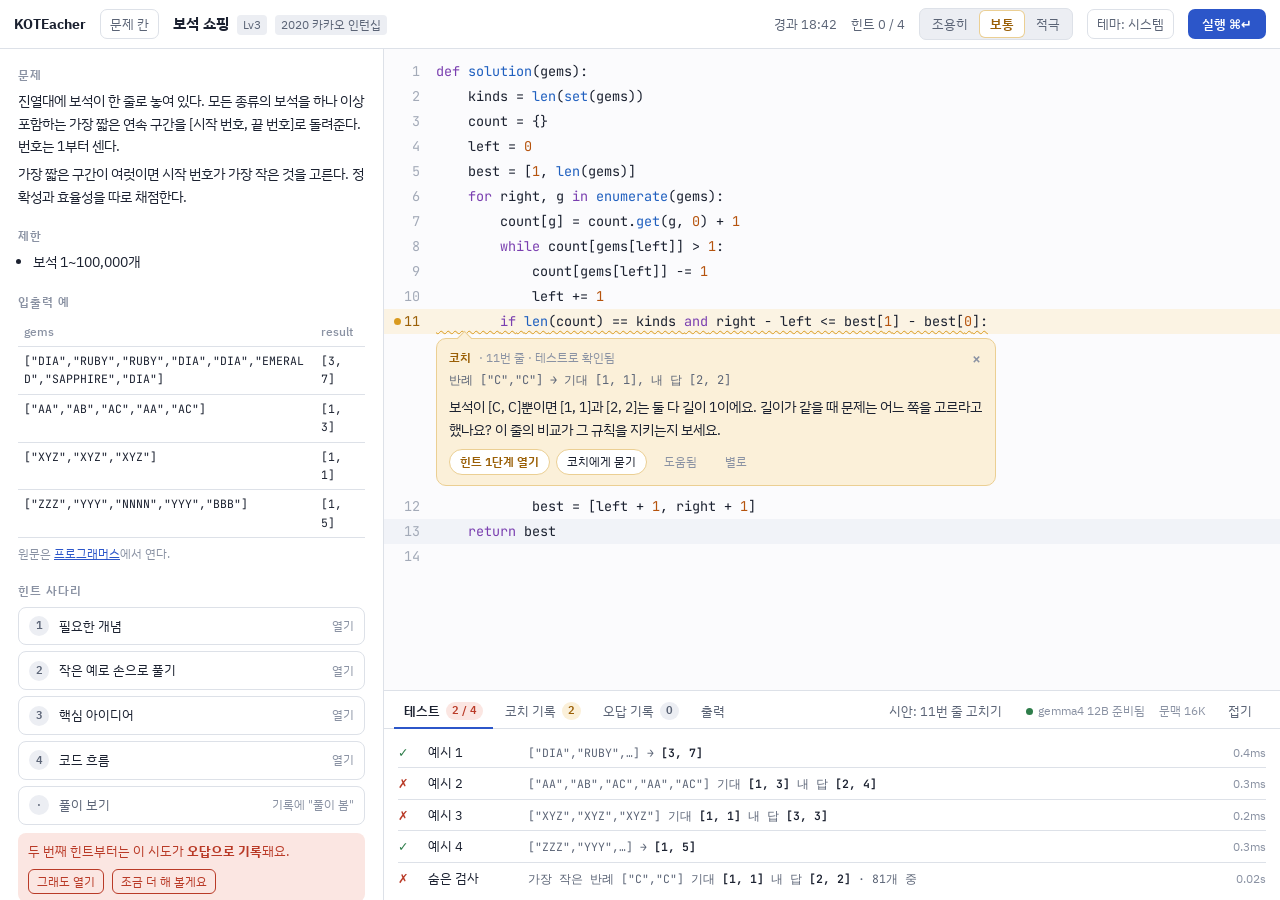
<file: design/solve.html>
<!doctype html>
<html lang="ko">
<head>
<meta charset="utf-8">
<meta name="viewport" content="width=device-width, initial-scale=1">
<title>KOTEacher · 풀기 화면 시안</title>
<link rel="preconnect" href="https://fonts.googleapis.com">
<link rel="preconnect" href="https://fonts.gstatic.com" crossorigin>
<link rel="stylesheet" href="https://fonts.googleapis.com/css2?family=IBM+Plex+Sans+KR:wght@400;500;600;700&family=JetBrains+Mono:wght@400;600&display=swap">
<style>
/* 배치 B: 왼쪽 문제, 가운데 편집기(코치는 문제 줄 바로 아래 말풍선), 아래 패널(테스트·코치 기록). 코치 색은 형광펜 호박색 하나만 쓴다. */
:root{
  --bg:#f3f4f7; --panel:#ffffff; --sunk:#eceef3; --ink:#1b2130; --muted:#5b6476; --faint:#8a92a3; --line:#dde1e8;
  --accent:#2c56c9; --accent-soft:#e6ecfb;
  --coach:#9a5f06; --coach-bg:#fbf0d9; --coach-line:#ebcf93; --coach-dot:#d99a1e;
  --ok:#2e7d4a; --ok-bg:#e2f2e7; --bad:#b93a27; --bad-bg:#fbe6e2;
  --ed-bg:#fbfbfd; --ed-gutter:#a3aab8; --ed-cur:#f1f3f8;
  --kw:#7a3fb0; --fn:#1f5fbf; --nu:#b5530d; --st:#2e7d4a; --cm:#8a91a0;
  --f-ui:"IBM Plex Sans KR","Apple SD Gothic Neo",system-ui,sans-serif;
  --f-mono:"JetBrains Mono","D2Coding",ui-monospace,Menlo,monospace;
  color-scheme:light;
}
@media (prefers-color-scheme: dark){ :root:not([data-theme="light"]){
  --bg:#111419; --panel:#171b22; --sunk:#0e1116; --ink:#e4e7ed; --muted:#9aa2b2; --faint:#6b7383; --line:#262c37;
  --accent:#86a2f2; --accent-soft:#1f2840;
  --coach:#f0b54e; --coach-bg:#2a2214; --coach-line:#5a4420; --coach-dot:#f0b54e;
  --ok:#66c486; --ok-bg:#16301f; --bad:#f2856f; --bad-bg:#371c17;
  --ed-bg:#13161c; --ed-gutter:#4c5463; --ed-cur:#1a1e26;
  --kw:#c99cf3; --fn:#82aaff; --nu:#f3a564; --st:#86d39f; --cm:#646d7e;
  color-scheme:dark;
}}
:root[data-theme="dark"]{
  --bg:#111419; --panel:#171b22; --sunk:#0e1116; --ink:#e4e7ed; --muted:#9aa2b2; --faint:#6b7383; --line:#262c37;
  --accent:#86a2f2; --accent-soft:#1f2840;
  --coach:#f0b54e; --coach-bg:#2a2214; --coach-line:#5a4420; --coach-dot:#f0b54e;
  --ok:#66c486; --ok-bg:#16301f; --bad:#f2856f; --bad-bg:#371c17;
  --ed-bg:#13161c; --ed-gutter:#4c5463; --ed-cur:#1a1e26;
  --kw:#c99cf3; --fn:#82aaff; --nu:#f3a564; --st:#86d39f; --cm:#646d7e;
  color-scheme:dark;
}
*{box-sizing:border-box}
html,body{height:100%;margin:0}
body{background:var(--bg);color:var(--ink);font:14px/1.6 var(--f-ui);display:grid;grid-template-rows:auto minmax(0,1fr)}
button{font:inherit;color:inherit}
:focus-visible{outline:2px solid var(--accent);outline-offset:1px}

/* 윗줄 */
.top{display:flex;align-items:center;gap:14px;padding:8px 14px;background:var(--panel);border-bottom:1px solid var(--line);flex-wrap:wrap}
.brand{font-weight:700;letter-spacing:-.01em}
.crumb{display:flex;align-items:baseline;gap:8px;min-width:0}
.crumb b{font-size:15px}
.tag{font-size:11.5px;color:var(--muted);background:var(--sunk);border-radius:4px;padding:1px 6px;white-space:nowrap}
.sp{flex:1}
.meta{font-size:12.5px;color:var(--muted);font-variant-numeric:tabular-nums;white-space:nowrap}
.seg{display:inline-flex;border:1px solid var(--line);border-radius:7px;padding:2px;gap:2px;background:var(--sunk)}
.seg button{border:0;background:none;padding:3px 10px;border-radius:5px;font-size:12.5px;color:var(--muted);cursor:pointer}
.seg button[aria-pressed="true"]{background:var(--panel);color:var(--coach);font-weight:600;box-shadow:0 0 0 1px var(--coach-line)}
.iconbtn{border:1px solid var(--line);background:var(--panel);border-radius:7px;padding:4px 9px;font-size:12.5px;cursor:pointer;color:var(--muted)}
.run{border:0;background:var(--accent);color:#fff;border-radius:7px;padding:5px 14px;font-weight:600;font-size:13px;cursor:pointer}
:root[data-theme="dark"] .run{color:#0e1116}
@media (prefers-color-scheme: dark){ :root:not([data-theme="light"]) .run{color:#0e1116} }

/* 본문 */
.main{display:grid;grid-template-columns:minmax(300px,30%) minmax(0,1fr);min-height:0}
.main.collapsed{grid-template-columns:0 minmax(0,1fr)}
.main.collapsed .prob{visibility:hidden}

/* 문제 칸 */
.prob{background:var(--panel);border-right:1px solid var(--line);overflow:auto;padding:16px 18px 24px;min-width:0}
.prob h2{font-size:12px;letter-spacing:.08em;color:var(--faint);text-transform:uppercase;margin:18px 0 6px;font-weight:600}
.prob h2:first-child{margin-top:0}
.prob p{margin:6px 0;max-width:60ch}
.limits{margin:4px 0;padding-left:1.1em}
.io{width:100%;border-collapse:collapse;font-size:12px;margin-top:4px}
.io th,.io td{border-bottom:1px solid var(--line);padding:5px 6px;text-align:left;vertical-align:top}
.io th{color:var(--faint);font-weight:500}
.io td{font-family:var(--f-mono);font-size:11.5px;word-break:break-all}
.ladder{list-style:none;padding:0;margin:6px 0 0;display:flex;flex-direction:column;gap:6px}
.rung{border:1px solid var(--line);border-radius:8px;background:var(--panel)}
.rung > button{all:unset;box-sizing:border-box;width:100%;display:flex;gap:10px;align-items:center;padding:8px 10px;cursor:pointer;font-size:13px}
.rung > button:focus-visible{outline:2px solid var(--accent);border-radius:8px}
.rung .n{width:20px;height:20px;border-radius:50%;display:grid;place-items:center;font-size:11px;font-weight:600;background:var(--sunk);color:var(--muted);flex:none}
.rung .lock{margin-left:auto;font-size:11.5px;color:var(--faint)}
.rung.open{border-color:var(--coach-line)}
.rung.open .n{background:var(--coach-bg);color:var(--coach)}
.rung .body{padding:0 12px 10px 40px;font-size:13px;color:var(--ink)}
.rung .body ul{margin:4px 0;padding-left:1.1em}
.rung.final > button{color:var(--muted)}
.warn{margin:8px 0 0;padding:8px 10px;border-radius:8px;background:var(--bad-bg);color:var(--bad);font-size:12.5px;display:flex;gap:8px;align-items:center;flex-wrap:wrap}
.warn button{border:1px solid currentColor;background:none;border-radius:6px;padding:2px 8px;font-size:12px;cursor:pointer;color:inherit}
.note{font-size:12px;color:var(--faint)}

/* 편집기 열 */
.work{display:grid;grid-template-rows:minmax(0,1fr) auto;min-height:0;min-width:0}
.editor{background:var(--ed-bg);overflow:auto;font-family:var(--f-mono);font-variant-ligatures:none;font-feature-settings:"liga" 0,"calt" 0;font-size:13.5px;line-height:1.85;padding:10px 0 40px;min-width:0}
.ln{display:flex;white-space:pre;padding-right:20px;min-width:max-content}
.ln > i{font-style:normal;width:52px;flex:none;text-align:right;padding-right:16px;color:var(--ed-gutter);user-select:none;position:relative}
.ln.cur{background:var(--ed-cur)}
.ln.flag{background:color-mix(in srgb, var(--coach-bg) 70%, transparent)}
.ln.flag > i{color:var(--coach)}
.ln.flag > i::before{content:"";position:absolute;left:10px;top:50%;width:7px;height:7px;margin-top:-3.5px;border-radius:50%;background:var(--coach-dot)}
.ln.flag code{text-decoration:underline wavy var(--coach-dot);text-underline-offset:4px;text-decoration-thickness:1px}
code{font:inherit}
.kw{color:var(--kw)}.fn{color:var(--fn)}.nu{color:var(--nu)}.st{color:var(--st)}.cm{color:var(--cm)}

/* 말풍선: 편집기 안, 11번 줄 바로 아래 */
.bubble{margin:4px 20px 8px 52px;max-width:560px;font-family:var(--f-ui);font-size:13.5px;line-height:1.65;white-space:normal;
  background:var(--coach-bg);border:1px solid var(--coach-line);border-radius:10px;padding:10px 12px 10px;position:relative}
.bubble::before{content:"";position:absolute;top:-6px;left:22px;width:10px;height:10px;background:var(--coach-bg);border-left:1px solid var(--coach-line);border-top:1px solid var(--coach-line);transform:rotate(45deg)}
.bubble .who{display:flex;gap:8px;align-items:center;font-size:11.5px;color:var(--coach);font-weight:600;margin-bottom:3px}
.bubble .who .x{margin-left:auto;border:0;background:none;color:var(--faint);cursor:pointer;font-size:15px;line-height:1;padding:0 2px}
.bubble .evid{font-family:var(--f-mono);font-size:12px;color:var(--muted);margin:2px 0 6px}
.bubble .acts{display:flex;flex-wrap:wrap;gap:6px;margin-top:8px}
.chip{border:1px solid var(--coach-line);background:var(--panel);border-radius:999px;padding:2px 10px;font-size:12px;cursor:pointer;color:var(--ink)}
.chip.pri{color:var(--coach);font-weight:600}
.chip.ghost{border-color:transparent;background:none;color:var(--faint)}
.bubble.mini{display:inline-flex;align-items:center;gap:8px;padding:4px 10px;cursor:pointer;border-radius:999px}
.bubble.mini::before{display:none}
.ask{display:flex;gap:6px;margin-top:8px}
.ask input{flex:1;min-width:0;font:inherit;font-size:13px;border:1px solid var(--coach-line);border-radius:7px;padding:5px 8px;background:var(--panel);color:var(--ink)}
.thinking{color:var(--muted);font-size:12.5px}

/* 아래 패널 */
.dock{background:var(--panel);border-top:1px solid var(--line);display:grid;grid-template-rows:auto minmax(0,1fr);height:210px;min-width:0}
.dock.small{height:auto}
.dock.small .pbody{display:none}
.tabs{display:flex;align-items:center;gap:2px;padding:4px 10px 0;border-bottom:1px solid var(--line);flex-wrap:wrap}
.tabs button{border:0;background:none;padding:6px 10px;font-size:12.5px;color:var(--muted);cursor:pointer;border-bottom:2px solid transparent;margin-bottom:-1px;display:flex;gap:6px;align-items:center}
.tabs button[aria-selected="true"]{color:var(--ink);border-bottom-color:var(--accent);font-weight:600}
.cnt{font-size:11px;border-radius:999px;padding:0 6px;background:var(--sunk);color:var(--muted);font-weight:600}
.cnt.bad{background:var(--bad-bg);color:var(--bad)}
.cnt.coach{background:var(--coach-bg);color:var(--coach)}
.pbody{overflow:auto;padding:8px 14px 12px;min-width:0}
.trow{display:grid;grid-template-columns:22px 92px minmax(0,1fr) auto;gap:8px;align-items:baseline;padding:5px 0;border-bottom:1px solid var(--line);font-size:12.5px}
.trow:last-child{border-bottom:0}
.trow .s{font-weight:700}
.trow .s.ok{color:var(--ok)}.trow .s.bad{color:var(--bad)}
.trow .io2{font-family:var(--f-mono);font-variant-ligatures:none;font-size:11.5px;color:var(--muted);overflow:hidden;text-overflow:ellipsis;white-space:nowrap}
.trow .io2 b{color:var(--ink);font-weight:600}
.trow .t{font-size:11.5px;color:var(--faint);font-variant-numeric:tabular-nums}
.log{list-style:none;margin:0;padding:0}
.log li{display:grid;grid-template-columns:48px minmax(0,1fr);gap:10px;padding:6px 0;border-bottom:1px solid var(--line);font-size:12.8px}
.log li:last-child{border-bottom:0}
.log .tm{color:var(--faint);font-variant-numeric:tabular-nums;font-size:11.5px;padding-top:2px}
.log .src{font-size:11px;font-weight:600;margin-right:6px}
.log .src.ai{color:var(--coach)} .log .src.sys{color:var(--muted)}
.done{margin:4px 20px 8px 52px;max-width:560px;font-family:var(--f-ui);font-size:13.5px;line-height:1.6;white-space:normal;
  background:var(--ok-bg);border:1px solid color-mix(in srgb, var(--ok) 35%, transparent);border-radius:10px;padding:10px 12px}
.done .who{font-size:11.5px;color:var(--ok);font-weight:600;margin-bottom:4px}
.diff{font-family:var(--f-mono);font-variant-ligatures:none;font-size:12px;margin:6px 0;border-radius:6px;overflow:hidden;border:1px solid var(--line);background:var(--panel)}
.diff div{padding:1px 8px;white-space:pre;overflow-x:auto}
.diff .del{background:var(--bad-bg);color:var(--bad)}
.diff .add{background:var(--ok-bg);color:var(--ok)}
.memo{display:flex;gap:6px;margin-top:8px}
.memo input{flex:1;min-width:0;font:inherit;font-size:13px;border:1px solid var(--line);border-radius:7px;padding:5px 8px;background:var(--panel);color:var(--ink)}
.mrow{display:grid;grid-template-columns:minmax(0,1fr) auto;gap:4px 12px;padding:8px 0;border-bottom:1px solid var(--line);font-size:12.8px}
.mrow:last-child{border-bottom:0}
.mrow .nm{font-weight:600}
.mrow .sub{grid-column:1/-1;color:var(--muted);font-size:12px}
.mrow .sub code{font-family:var(--f-mono);font-variant-ligatures:none;font-size:11.5px}
.mrow .when{font-size:11.5px;color:var(--faint);white-space:nowrap}
.cat{font-size:11px;border-radius:4px;padding:0 6px;margin-left:6px;background:var(--sunk);color:var(--muted);font-weight:500}
.sect{font-size:11px;letter-spacing:.06em;color:var(--faint);margin:8px 0 2px;font-weight:600}
.demo{border:1px dashed var(--faint);background:none;border-radius:6px;padding:1px 8px;font-size:11.5px;color:var(--muted);cursor:pointer}
.statusbar{display:flex;gap:14px;align-items:center;padding:0 10px;font-size:11.5px;color:var(--faint);margin-left:auto}
.dot{display:inline-block;width:7px;height:7px;border-radius:50%;background:var(--ok);margin-right:5px}

/* 좁은 화면: 문제 칸을 위로 접어 넣는다 */
@media (max-width: 980px){
  .main{grid-template-columns:minmax(0,1fr);grid-template-rows:auto minmax(0,1fr)}
  .main.collapsed{grid-template-columns:minmax(0,1fr)}
  .prob{border-right:0;border-bottom:1px solid var(--line);max-height:42vh}
  .main.collapsed .prob{display:none}
  .meta.opt{display:none}
}
@media (prefers-reduced-motion: no-preference){ .bubble{animation:pop .18s ease-out} @keyframes pop{from{opacity:.4;transform:translateY(-3px)}to{opacity:1;transform:none}} }
</style>
</head>
<body>
<header class="top">
  <span class="brand">KOTEacher</span>
  <button class="iconbtn" id="toggleProb" aria-pressed="true" title="문제 칸 열고 닫기">문제 칸</button>
  <div class="crumb"><b>보석 쇼핑</b><span class="tag">Lv3</span><span class="tag">2020 카카오 인턴십</span></div>
  <span class="sp"></span>
  <span class="meta opt">경과 18:42</span>
  <span class="meta" id="hintMeta">힌트 0 / 4</span>
  <div class="seg" role="group" aria-label="코치 말수">
    <button data-mode="quiet" aria-pressed="false" title="내가 힌트를 누르거나 물을 때만 말한다">조용히</button>
    <button data-mode="normal" aria-pressed="true" title="테스트로 확인된 문제만 먼저 말한다">보통</button>
    <button data-mode="active" aria-pressed="false" title="느릴 것 같은 방법이나 엉뚱한 방향도 먼저 짚는다">적극</button>
  </div>
  <button class="iconbtn" id="theme" title="시안 확인용: 시스템 → 라이트 → 다크">테마: 시스템</button>
  <button class="run" id="run">실행 ⌘↵</button>
</header>

<div class="main" id="main">
  <aside class="prob" aria-label="문제">
    <h2>문제</h2>
    <p>진열대에 보석이 한 줄로 놓여 있다. 모든 종류의 보석을 하나 이상 포함하는 가장 짧은 연속 구간을 [시작 번호, 끝 번호]로 돌려준다. 번호는 1부터 센다.</p>
    <p>가장 짧은 구간이 여럿이면 시작 번호가 가장 작은 것을 고른다. 정확성과 효율성을 따로 채점한다.</p>
    <h2>제한</h2>
    <ul class="limits"><li>보석 1~100,000개</li></ul>
    <h2>입출력 예</h2>
    <table class="io">
      <tr><th>gems</th><th>result</th></tr>
      <tr><td>["DIA","RUBY","RUBY","DIA","DIA","EMERALD","SAPPHIRE","DIA"]</td><td>[3, 7]</td></tr>
      <tr><td>["AA","AB","AC","AA","AC"]</td><td>[1, 3]</td></tr>
      <tr><td>["XYZ","XYZ","XYZ"]</td><td>[1, 1]</td></tr>
      <tr><td>["ZZZ","YYY","NNNN","YYY","BBB"]</td><td>[1, 5]</td></tr>
    </table>
    <p class="note">원문은 <a href="https://school.programmers.co.kr/learn/courses/30/lessons/67258" target="_blank" rel="noopener" style="color:var(--accent)">프로그래머스</a>에서 연다.</p>

    <h2>힌트 사다리</h2>
    <ol class="ladder" id="ladder">
      <li class="rung" data-step="1"><button><span class="n">1</span>필요한 개념<span class="lock">열기</span></button>
        <div class="body" hidden><ul><li><b>투 포인터와 슬라이딩 윈도</b>: 창의 오른쪽 끝을 늘리고, 줄일 수 있으면 왼쪽 끝을 줄인다.</li><li><b>딕셔너리와 집합</b>: 창 안의 보석 종류별 개수.</li></ul></div></li>
      <li class="rung" data-step="2"><button><span class="n">2</span>작은 예로 손으로 풀기<span class="lock">열기</span></button>
        <div class="body" hidden>진열대 [A, B, A, C, B]. 오른쪽 끝을 늘리다 4번(C)에서 세 종류가 다 들어온다. 왼쪽의 A(1번)는 창 안에 A가 또 있으니 뺀다 → 창 2~4 (길이 3). 5번을 넣으면 2번 B를 뺄 수 있다 → 창 3~5 (길이 3). 가장 짧은 길이는 3이고, 그중 시작이 빠른 [2, 4]가 답이다.</div></li>
      <li class="rung" data-step="3"><button><span class="n">3</span>핵심 아이디어<span class="lock">열기</span></button>
        <div class="body" hidden>창 안의 종류 수가 전체 종류 수와 같으면, 지금 창이 "이 오른쪽 끝에서 끝나는 가장 짧은 구간"이다. 지금까지의 최단보다 <b>짧을 때만</b> 바꾼다. 같으면 바꾸지 않으니 먼저 찾은(시작이 빠른) 구간이 남는다.</div></li>
      <li class="rung" data-step="4"><button><span class="n">4</span>코드 흐름<span class="lock">열기</span></button>
        <div class="body" hidden>1. 전체 종류 수 K를 센다. 2. 빈 딕셔너리, left = 0, 최단 답 = 무한대. 3. right를 끝까지: 개수 +1 → 맨 왼쪽이 2개 이상인 동안 빼고 left += 1 → 종류 수가 K이고 더 짧으면 [left+1, right+1]. 4. 답을 돌려준다.</div></li>
      <li class="rung final" data-step="5"><button><span class="n">·</span>풀이 보기<span class="lock">기록에 "풀이 봄"</span></button>
        <div class="body" hidden>시안에서는 열지 않는다. 앱에서는 풀이 문서 5~7단계(코드, 실행 추적, 복잡도와 흔한 실수)를 보여 준다.</div></li>
    </ol>
    <div class="warn" id="warn" hidden><span>두 번째 힌트부터는 이 시도가 <b>오답으로 기록</b>돼요.</span><button id="warnYes">그래도 열기</button><button id="warnNo">조금 더 해 볼게요</button></div>
  </aside>

  <section class="work">
    <div class="editor" id="editor" aria-label="코드 편집기">
<div class="ln"><i>1</i><code><span class="kw">def</span> <span class="fn">solution</span>(gems):</code></div>
<div class="ln"><i>2</i><code>    kinds = <span class="fn">len</span>(<span class="fn">set</span>(gems))</code></div>
<div class="ln"><i>3</i><code>    count = {}</code></div>
<div class="ln"><i>4</i><code>    left = <span class="nu">0</span></code></div>
<div class="ln"><i>5</i><code>    best = [<span class="nu">1</span>, <span class="fn">len</span>(gems)]</code></div>
<div class="ln"><i>6</i><code>    <span class="kw">for</span> right, g <span class="kw">in</span> <span class="fn">enumerate</span>(gems):</code></div>
<div class="ln"><i>7</i><code>        count[g] = count.<span class="fn">get</span>(g, <span class="nu">0</span>) + <span class="nu">1</span></code></div>
<div class="ln"><i>8</i><code>        <span class="kw">while</span> count[gems[left]] &gt; <span class="nu">1</span>:</code></div>
<div class="ln"><i>9</i><code>            count[gems[left]] -= <span class="nu">1</span></code></div>
<div class="ln"><i>10</i><code>            left += <span class="nu">1</span></code></div>
<div class="ln flag" id="flagLine"><i>11</i><code>        <span class="kw">if</span> <span class="fn">len</span>(count) == kinds <span class="kw">and</span> right - left &lt;= best[<span class="nu">1</span>] - best[<span class="nu">0</span>]:</code></div>
<div id="bubbleSlot"></div>
<div class="ln"><i>12</i><code>            best = [left + <span class="nu">1</span>, right + <span class="nu">1</span>]</code></div>
<div class="ln cur"><i>13</i><code>    <span class="kw">return</span> best</code></div>
<div class="ln"><i>14</i><code> </code></div>
    </div>

    <div class="dock" id="dock">
      <div class="tabs" role="tablist">
        <button role="tab" aria-selected="true" data-tab="tests">테스트 <span class="cnt bad">2 / 4</span></button>
        <button role="tab" aria-selected="false" data-tab="log">코치 기록 <span class="cnt coach" id="logCnt">2</span></button>
        <button role="tab" aria-selected="false" data-tab="mistakes">오답 기록 <span class="cnt" id="misCnt">0</span></button>
        <button role="tab" aria-selected="false" data-tab="out">출력</button>
        <div class="statusbar"><button class="demo" id="demoFix" title="시안 확인용">시안: 11번 줄 고치기</button><span><span class="dot"></span>gemma4 12B 준비됨</span><span>문맥 16K</span><button class="iconbtn" id="dockToggle" style="padding:1px 8px">접기</button></div>
      </div>
      <div class="pbody" data-panel="tests">
        <div class="trow"><span class="s ok">✓</span><span>예시 1</span><span class="io2">["DIA","RUBY",…] → <b>[3, 7]</b></span><span class="t">0.4ms</span></div>
        <div class="trow"><span class="s bad">✗</span><span>예시 2</span><span class="io2">["AA","AB","AC","AA","AC"] 기대 <b>[1, 3]</b> 내 답 <b>[2, 4]</b></span><span class="t">0.3ms</span></div>
        <div class="trow"><span class="s bad">✗</span><span>예시 3</span><span class="io2">["XYZ","XYZ","XYZ"] 기대 <b>[1, 1]</b> 내 답 <b>[3, 3]</b></span><span class="t">0.2ms</span></div>
        <div class="trow"><span class="s ok">✓</span><span>예시 4</span><span class="io2">["ZZZ","YYY",…] → <b>[1, 5]</b></span><span class="t">0.3ms</span></div>
        <div class="trow"><span class="s bad">✗</span><span>숨은 검사</span><span class="io2">가장 작은 반례 ["C","C"] 기대 <b>[1, 1]</b> 내 답 <b>[2, 2]</b> · 81개 중</span><span class="t">0.02s</span></div>
      </div>
      <div class="pbody" data-panel="log" hidden>
        <ul class="log" id="log">
          <li><span class="tm">18:40</span><span><span class="src sys">테스트</span>예시 2/4 통과. 무작위 비교에서 가장 작은 반례 ["C","C"]를 찾았다.</span></li>
          <li><span class="tm">18:41</span><span><span class="src ai">코치</span>보석이 [C, C]뿐이면 [1, 1]과 [2, 2]는 둘 다 길이 1이에요. 길이가 같을 때 문제는 어느 쪽을 고르라고 했나요?</span></li>
        </ul>
      </div>
      <div class="pbody" data-panel="mistakes" hidden>
        <div class="sect">이 문제</div>
        <div id="misHere"><p class="note" style="margin:4px 0">실패하던 검사를 고치면 여기에 남는다.</p></div>
        <div class="sect">최근 다른 문제 (예시)</div>
        <div class="mrow"><span><span class="nm">이분 탐색 범위를 mid로 줄여 끝나지 않음</span><span class="cat">비교·경계</span></span><span class="when">10월 12일 · 징검다리 건너기</span>
          <span class="sub"><code>hi = mid</code> → <code>hi = mid - 1</code> · 시간 초과 · 힌트 1개 · "답이 mid일 수도 있는지부터 따진다"</span></div>
        <div class="mrow"><span><span class="nm">방문 표시를 꺼낼 때 해서 같은 칸을 여러 번 넣음</span><span class="cat">자료구조</span></span><span class="when">10월 9일 · 게임 맵 최단거리</span>
          <span class="sub">큐에 넣을 때 방문 표시 · 시간 초과 · 힌트 0개</span></div>
      </div>
      <div class="pbody" data-panel="out" hidden><pre style="margin:0;font:12px var(--f-mono);color:var(--muted)">print 출력이 여기에 나온다.</pre></div>
    </div>
  </section>
</div>

<template id="tplFull">
  <div class="bubble" role="status" aria-live="polite">
    <div class="who">코치 <span style="font-weight:400;color:var(--faint)">· 11번 줄 · 테스트로 확인됨</span><button class="x" aria-label="말풍선 접기" data-act="fold">×</button></div>
    <div class="evid">반례 ["C","C"] → 기대 [1, 1], 내 답 [2, 2]</div>
    <div>보석이 [C, C]뿐이면 [1, 1]과 [2, 2]는 둘 다 길이 1이에요. 길이가 같을 때 문제는 어느 쪽을 고르라고 했나요? 이 줄의 비교가 그 규칙을 지키는지 보세요.</div>
    <div class="acts">
      <button class="chip pri" data-act="hint">힌트 1단계 열기</button>
      <button class="chip" data-act="ask">코치에게 묻기</button>
      <button class="chip ghost" data-act="good">도움됨</button>
      <button class="chip ghost" data-act="bad">별로</button>
    </div>
  </div>
</template>
<template id="tplMini">
  <button class="bubble mini" data-act="unfold" aria-label="코치 말풍선 펼치기"><span style="width:7px;height:7px;border-radius:50%;background:var(--coach-dot)"></span><span style="color:var(--coach);font-weight:600;font-size:12px">코치가 이 줄에 할 말이 있어요</span></button>
</template>

<script>
const $ = (s, r = document) => r.querySelector(s), $$ = (s, r = document) => [...r.querySelectorAll(s)];
const slot = $("#bubbleSlot"), flag = $("#flagLine");
let mode = "normal", hintsOpened = 0, pendingStep = null, logN = 2;

function showBubble(kind){
  slot.innerHTML = "";
  if (kind === "none"){ flag.classList.remove("flag"); return; }
  flag.classList.add("flag");
  slot.append($(kind === "full" ? "#tplFull" : "#tplMini").content.cloneNode(true));
}
function applyMode(m){
  mode = m;
  $$(".seg button").forEach(b => b.setAttribute("aria-pressed", b.dataset.mode === m));
  // 조용히: 줄 표시와 접힌 알림만. 보통·적극: 확인된 문제는 말풍선으로 먼저 말한다.
  showBubble(m === "quiet" ? "mini" : "full");
}
$$(".seg button").forEach(b => b.onclick = () => applyMode(b.dataset.mode));

function addLog(src, text){
  const li = document.createElement("li");
  li.innerHTML = `<span class="tm">18:4${Math.min(9, logN)}</span><span><span class="src ${src === "코치" ? "ai" : "sys"}">${src}</span></span>`;
  li.lastChild.append(text);
  $("#log").append(li); $("#logCnt").textContent = ++logN;
}

function openStep(step){
  const r = $(`.rung[data-step="${step}"]`);
  if (!r || r.classList.contains("open")) return;
  r.classList.add("open"); r.querySelector(".body").hidden = false;
  r.querySelector(".lock").textContent = "열림";
  if (step <= 4){ hintsOpened = Math.max(hintsOpened, step); $("#hintMeta").textContent = `힌트 ${hintsOpened} / 4`; }
  addLog("힌트", `${step}단계를 열었다.`);
  r.scrollIntoView({block: "nearest", behavior: "smooth"});
}
function requestStep(step){
  // 사다리는 순서대로만 열린다.
  const next = $$(".rung").find(r => !r.classList.contains("open"));
  if (next && +next.dataset.step < step) step = +next.dataset.step;
  if (step === 5 || (step >= 2 && hintsOpened < 2)){ pendingStep = step; $("#warn").hidden = false;
    $("#warn span").innerHTML = step === 5 ? "풀이를 보면 이 시도는 <b>오답·풀이 봄</b>으로 기록돼요." : "두 번째 힌트부터는 이 시도가 <b>오답으로 기록</b>돼요.";
    return; }
  openStep(step);
}
$$(".rung > button").forEach(b => b.onclick = () => requestStep(+b.parentElement.dataset.step));
$("#warnYes").onclick = () => { $("#warn").hidden = true; if (pendingStep && pendingStep < 5) openStep(pendingStep); pendingStep = null; };
$("#warnNo").onclick = () => { $("#warn").hidden = true; pendingStep = null; };

slot.addEventListener("click", e => {
  const act = e.target.closest("[data-act]")?.dataset.act; if (!act) return;
  if (act === "fold") showBubble("mini");
  if (act === "unfold") showBubble("full");
  if (act === "hint") { if ($("#main").classList.contains("collapsed")) $("#toggleProb").click(); requestStep(1); }
  if (act === "good" || act === "bad") { e.target.textContent = act === "good" ? "도움됨 ✓" : "별로 ✓"; addLog("평가", act === "good" ? "도움됨" : "별로"); }
  if (act === "ask") {
    const b = slot.querySelector(".bubble"); if (b.querySelector(".ask")) return;
    const f = document.createElement("form"); f.className = "ask";
    f.innerHTML = `<input id="askInput" placeholder="길이가 같은 구간은 어떻게 비교해야 해?" aria-label="코치에게 물을 말"><button class="chip pri">묻기</button>`;
    f.onsubmit = ev => { ev.preventDefault(); const q = f.querySelector("input").value.trim() || f.querySelector("input").placeholder;
      addLog("나", q); const p = document.createElement("div"); p.className = "thinking"; p.style.marginTop = "8px"; p.textContent = "코치가 생각하는 중…"; f.replaceWith(p);
      setTimeout(() => { p.className = ""; p.textContent = "먼저 찾은 구간과 지금 구간의 길이가 같을 때, 둘 중 시작 번호가 작은 건 어느 쪽인가요? 오른쪽 끝을 늘려 가며 찾으니 먼저 찾은 쪽이에요. 그럼 같을 때 바꿔야 할까요?"; addLog("코치", p.textContent); }, 900); };
    b.querySelector(".acts").after(f); f.querySelector("input").focus();
  }
});

$$(".tabs [role=tab]").forEach(t => t.onclick = () => {
  $$(".tabs [role=tab]").forEach(x => x.setAttribute("aria-selected", x === t));
  $$(".pbody").forEach(p => p.hidden = p.dataset.panel !== t.dataset.tab);
  $("#dock").classList.remove("small"); $("#dockToggle").textContent = "접기";
});
$("#dockToggle").onclick = () => { const s = $("#dock").classList.toggle("small"); $("#dockToggle").textContent = s ? "펼치기" : "접기"; };
$("#toggleProb").onclick = e => { const c = $("#main").classList.toggle("collapsed"); e.currentTarget.setAttribute("aria-pressed", !c); };
$("#run").onclick = () => { $$(".trow").forEach((r, i) => { r.style.opacity = .35; setTimeout(() => r.style.opacity = 1, 120 + i * 60); }); };

// 시안: 11번 줄을 고치고 다시 실행했을 때. 빨간 검사가 초록으로 바뀌면 오답 기록이 하나 생긴다.
$("#demoFix").onclick = e => {
  const code = flag.querySelector("code");
  if (!code.innerHTML.includes("&lt;=")) return;
  code.innerHTML = code.innerHTML.replace("&lt;=", "&lt;");
  flag.classList.remove("flag"); flag.classList.add("cur");
  e.currentTarget.textContent = "시안: 고침";
  $$(".trow").forEach(r => { const s = r.querySelector(".s"); s.className = "s ok"; s.textContent = "✓"; });
  $$(".trow")[1].querySelector(".io2").innerHTML = '["AA","AB","AC","AA","AC"] → <b>[1, 3]</b>';
  $$(".trow")[2].querySelector(".io2").innerHTML = '["XYZ","XYZ","XYZ"] → <b>[1, 1]</b>';
  $$(".trow")[4].querySelector(".io2").innerHTML = '무작위 1,200개 기준 풀이와 일치 · 큰 입력 10만 개 0.09s';
  const tc = $('[data-tab="tests"] .cnt'); tc.className = "cnt"; tc.textContent = "5 / 5"; tc.style.color = "var(--ok)";
  slot.innerHTML = `<div class="done" role="status">
    <div class="who">모두 통과 · 오답 기록에 남겼어요</div>
    <div><b>길이가 같을 때도 답을 바꿈</b> <span class="cat">비교·경계</span> <span class="note">· 실수 지문으로 확인 · 4분 12초 · 힌트 ${hintsOpened}개</span></div>
    <div class="diff"><div class="del">- if len(count) == kinds and right - left &lt;= best[1] - best[0]:</div><div class="add">+ if len(count) == kinds and right - left &lt; best[1] - best[0]:</div></div>
    <form class="memo" id="memoForm"><input id="memoInput" placeholder="왜 틀렸는지 한 줄 (선택)" aria-label="오답 메모"><button class="chip">남기기</button></form>
  </div>`;
  const row = document.createElement("div"); row.className = "mrow";
  row.innerHTML = `<span><span class="nm">길이가 같을 때도 답을 바꿈</span><span class="cat">비교·경계</span></span><span class="when">방금 · 보석 쇼핑</span>
    <span class="sub"><code>&lt;=</code> → <code>&lt;</code> (11번 줄) · 반례 ["C","C"] · 4분 12초 · 힌트 ${hintsOpened}개<span id="memoOut"></span></span>`;
  $("#misHere").innerHTML = ""; $("#misHere").append(row);
  $("#misCnt").textContent = "1"; $("#misCnt").className = "cnt coach";
  addLog("기록", "오답 기록: 길이가 같을 때도 답을 바꿈 (비교·경계)");
  $("#memoForm").onsubmit = ev => { ev.preventDefault(); const v = $("#memoInput").value.trim(); if (!v) { $("#memoInput").focus(); return; }
    $("#memoOut").textContent = ` · "${v}"`; ev.target.outerHTML = `<p class="note" style="margin:6px 0 0">메모를 남겼어요: "${v.replace(/</g, "&lt;")}"</p>`; };
};

const themes = ["system", "light", "dark"], names = {system: "시스템", light: "라이트", dark: "다크"}; let ti = 0;
$("#theme").onclick = () => { ti = (ti + 1) % 3; const t = themes[ti];
  if (t === "system") document.documentElement.removeAttribute("data-theme"); else document.documentElement.dataset.theme = t;
  $("#theme").textContent = "테마: " + names[t]; };

applyMode("normal");
</script>
</body>
</html>
</file>
